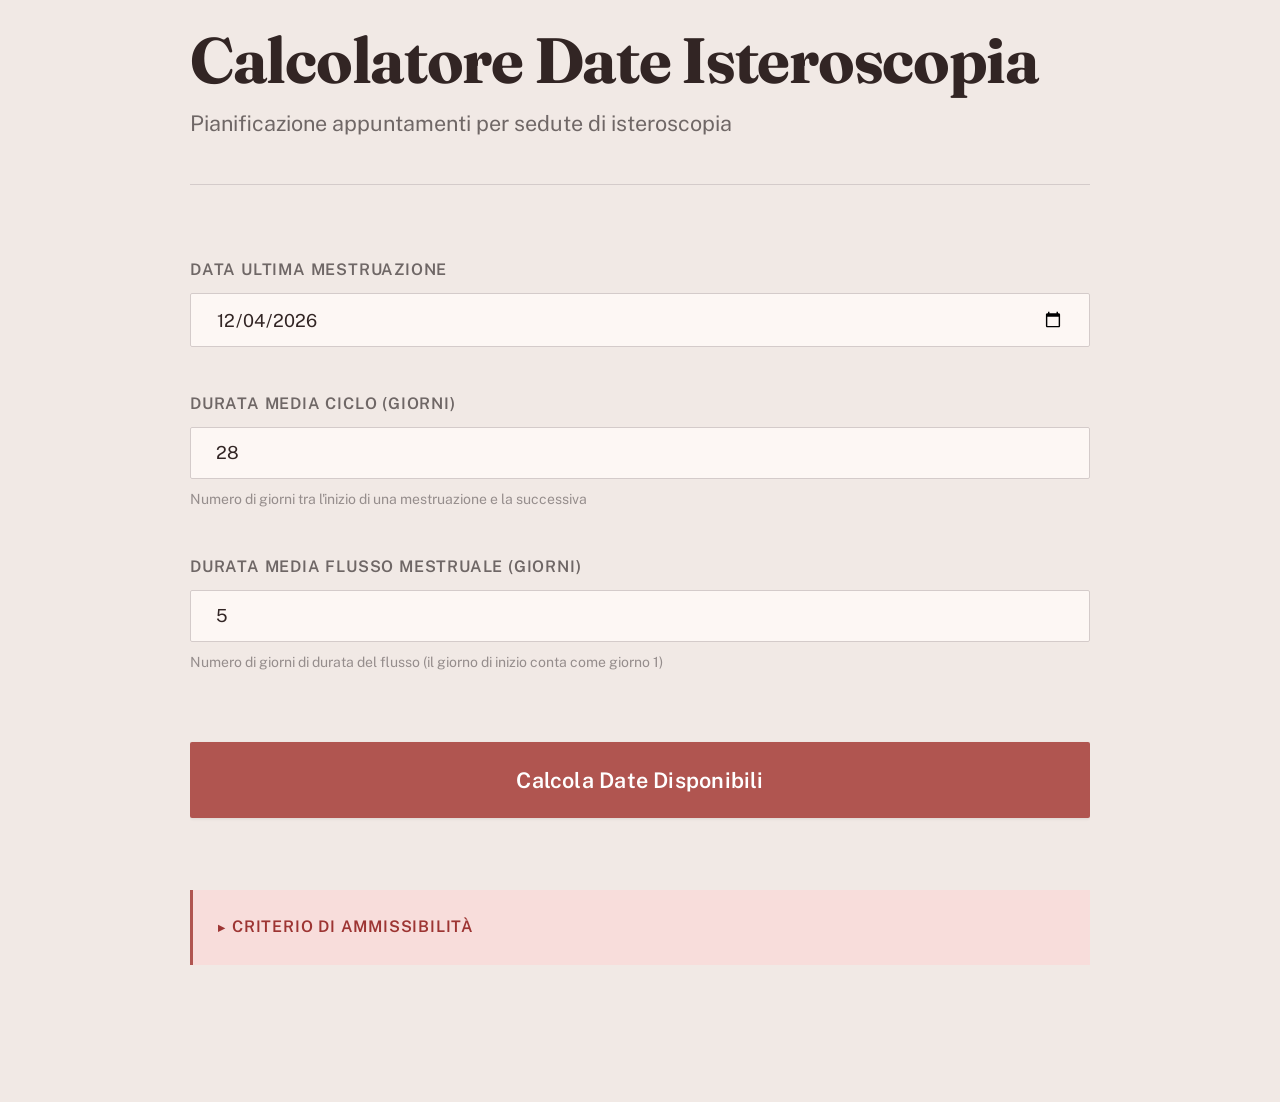
<file: index.html>
<!DOCTYPE html>
<html lang="it">
<head>
    <meta charset="UTF-8">
    <meta name="viewport" content="width=device-width, initial-scale=1.0">
    <meta name="description" content="Calcola le date ottimali per prenotare la tua visita di isteroscopia">
    <meta name="theme-color" content="#C2604A">
    <meta name="apple-mobile-web-app-capable" content="yes">
    <meta name="apple-mobile-web-app-status-bar-style" content="default">
    <meta name="apple-mobile-web-app-title" content="UteroDate">
    <title>Calcolatore Date Isteroscopia</title>
    <link rel="preconnect" href="https://fonts.googleapis.com">
    <link rel="preconnect" href="https://fonts.gstatic.com" crossorigin>
    <link href="https://fonts.googleapis.com/css2?family=Fraunces:opsz,wght@9..144,300;9..144,600;9..144,700&family=Public+Sans:wght@400;500;600&display=swap" rel="stylesheet">
    <link rel="stylesheet" href="style.css">
    <link rel="manifest" href="manifest.json">
    <link rel="apple-touch-icon" href="uteroDate.png">
</head>
<body>
    <div class="container">
        <header>
            <h1>Calcolatore Date Isteroscopia</h1>
            <p class="subtitle">Pianificazione appuntamenti per sedute di isteroscopia</p>
        </header>

        <section class="form-section" aria-labelledby="form-heading">
            <h2 id="form-heading" class="visually-hidden">Dati del ciclo mestruale</h2>
            <form id="calcForm" novalidate>
                <div class="form-group">
                    <label for="lastPeriod">Data ultima mestruazione</label>
                    <input 
                        type="date" 
                        id="lastPeriod" 
                        name="lastPeriod" 
                        required 
                        autocomplete="off"
                        aria-describedby="lastPeriod-hint"
                    >
                </div>

                <div class="form-group">
                    <label for="cycleDuration">Durata media ciclo (giorni)</label>
                    <input 
                        type="number" 
                        id="cycleDuration" 
                        name="cycleDuration" 
                        value="28" 
                        min="21" 
                        max="35" 
                        required
                        inputmode="numeric"
                        aria-describedby="cycleDuration-hint"
                    >
                    <small id="cycleDuration-hint">Numero di giorni tra l'inizio di una mestruazione e la successiva</small>
                </div>

                <div class="form-group">
                    <label for="periodDuration">Durata media flusso mestruale (giorni)</label>
                    <input 
                        type="number" 
                        id="periodDuration" 
                        name="periodDuration" 
                        value="5" 
                        min="2" 
                        max="10" 
                        required
                        inputmode="numeric"
                        aria-describedby="periodDuration-hint"
                    >
                    <small id="periodDuration-hint">Numero di giorni di durata del flusso (il giorno di inizio conta come giorno 1)</small>
                </div>

                <button type="submit" class="btn-primary">
                    <span class="btn-text">Calcola Date Disponibili</span>
                </button>
            </form>

            <aside class="info-note">
                <details>
                    <summary>Criterio di ammissibilità</summary>
                    <p>L'isteroscopia può essere effettuata nell'intervallo tra la fine del flusso mestruale e fino a 14 giorni dopo. Le sedute sono disponibili solo di lunedì.</p>
                </details>
            </aside>
        </section>

        <section id="results" class="results-container" style="display: none;" aria-live="polite" aria-atomic="true">
            <h2>Date Disponibili</h2>
            <div id="datesList"></div>
        </section>

        <div id="error" class="error-message" style="display: none;" role="alert" aria-live="assertive"></div>
    </div>

    <script src="script.js"></script>
</body>
</html>
</file>
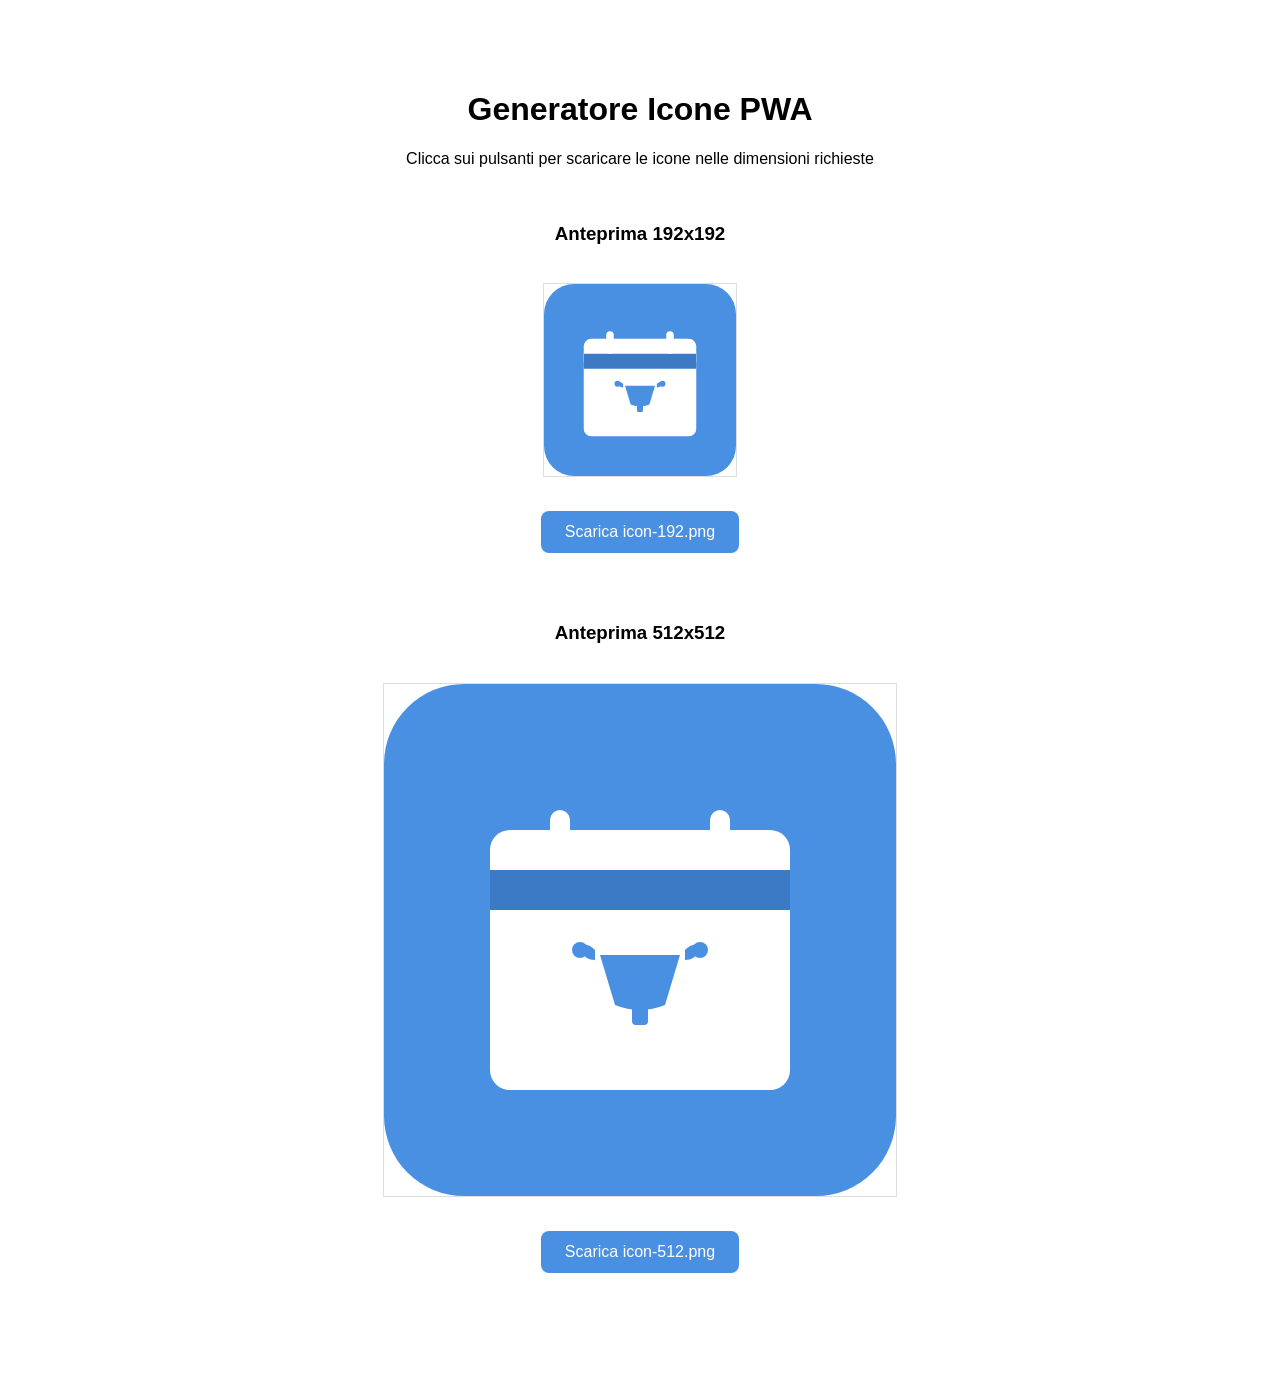
<file: generate-icons.html>
<!DOCTYPE html>
<html lang="it">
<head>
    <meta charset="UTF-8">
    <meta name="viewport" content="width=device-width, initial-scale=1.0">
    <title>Generatore Icone PWA</title>
    <style>
        body {
            font-family: Arial, sans-serif;
            max-width: 800px;
            margin: 50px auto;
            padding: 20px;
            text-align: center;
        }
        canvas {
            border: 1px solid #ddd;
            margin: 20px 0;
        }
        button {
            background: #4A90E2;
            color: white;
            border: none;
            padding: 12px 24px;
            font-size: 16px;
            border-radius: 8px;
            cursor: pointer;
            margin: 10px;
        }
        button:hover {
            background: #3d7ac5;
        }
        .preview {
            display: inline-block;
            margin: 20px;
        }
    </style>
</head>
<body>
    <h1>Generatore Icone PWA</h1>
    <p>Clicca sui pulsanti per scaricare le icone nelle dimensioni richieste</p>
    
    <div class="preview">
        <h3>Anteprima 192x192</h3>
        <canvas id="canvas192" width="192" height="192"></canvas>
        <br>
        <button onclick="downloadIcon(192)">Scarica icon-192.png</button>
    </div>
    
    <div class="preview">
        <h3>Anteprima 512x512</h3>
        <canvas id="canvas512" width="512" height="512"></canvas>
        <br>
        <button onclick="downloadIcon(512)">Scarica icon-512.png</button>
    </div>

    <script>
        function drawIcon(ctx, size) {
            const scale = size / 512;
            
            // Background
            ctx.fillStyle = '#4A90E2';
            ctx.beginPath();
            ctx.roundRect(0, 0, size, size, 80 * scale);
            ctx.fill();
            
            // Calendar
            const offset = 106 * scale;
            const calWidth = 300 * scale;
            const calHeight = 240 * scale;
            
            // Calendar body
            ctx.fillStyle = 'white';
            ctx.beginPath();
            ctx.roundRect(offset, offset + 60 * scale, calWidth, calHeight, 20 * scale);
            ctx.fill();
            
            // Calendar header
            ctx.beginPath();
            ctx.roundRect(offset, offset + 40 * scale, calWidth, 80 * scale, 20 * scale);
            ctx.fill();
            
            ctx.fillStyle = '#3d7ac5';
            ctx.fillRect(offset, offset + 80 * scale, calWidth, 40 * scale);
            
            // Calendar rings
            ctx.fillStyle = 'white';
            ctx.beginPath();
            ctx.roundRect(offset + 60 * scale, offset + 20 * scale, 20 * scale, 60 * scale, 10 * scale);
            ctx.fill();
            ctx.beginPath();
            ctx.roundRect(offset + 220 * scale, offset + 20 * scale, 20 * scale, 60 * scale, 10 * scale);
            ctx.fill();
            
            // Uterus symbol
            const uterusX = offset + 150 * scale;
            const uterusY = offset + 175 * scale;
            ctx.fillStyle = '#4A90E2';
            ctx.strokeStyle = '#4A90E2';
            ctx.lineWidth = 2 * scale;
            
            // Left fallopian tube
            ctx.beginPath();
            ctx.moveTo(uterusX - 45 * scale, uterusY - 15 * scale);
            ctx.quadraticCurveTo(uterusX - 55 * scale, uterusY - 25 * scale, uterusX - 60 * scale, uterusY - 15 * scale);
            ctx.quadraticCurveTo(uterusX - 55 * scale, uterusY - 5 * scale, uterusX - 45 * scale, uterusY - 5 * scale);
            ctx.fill();
            ctx.beginPath();
            ctx.arc(uterusX - 60 * scale, uterusY - 15 * scale, 8 * scale, 0, Math.PI * 2);
            ctx.fill();
            
            // Right fallopian tube
            ctx.beginPath();
            ctx.moveTo(uterusX + 45 * scale, uterusY - 15 * scale);
            ctx.quadraticCurveTo(uterusX + 55 * scale, uterusY - 25 * scale, uterusX + 60 * scale, uterusY - 15 * scale);
            ctx.quadraticCurveTo(uterusX + 55 * scale, uterusY - 5 * scale, uterusX + 45 * scale, uterusY - 5 * scale);
            ctx.fill();
            ctx.beginPath();
            ctx.arc(uterusX + 60 * scale, uterusY - 15 * scale, 8 * scale, 0, Math.PI * 2);
            ctx.fill();
            
            // Uterus body
            ctx.beginPath();
            ctx.moveTo(uterusX - 40 * scale, uterusY - 10 * scale);
            ctx.lineTo(uterusX + 40 * scale, uterusY - 10 * scale);
            ctx.lineTo(uterusX + 25 * scale, uterusY + 40 * scale);
            ctx.quadraticCurveTo(uterusX, uterusY + 50 * scale, uterusX - 25 * scale, uterusY + 40 * scale);
            ctx.closePath();
            ctx.fill();
            
            // Cervix
            ctx.beginPath();
            ctx.roundRect(uterusX - 8 * scale, uterusY + 40 * scale, 16 * scale, 20 * scale, 4 * scale);
            ctx.fill();
        }
        
        // Draw icons on load
        const canvas192 = document.getElementById('canvas192');
        const ctx192 = canvas192.getContext('2d');
        drawIcon(ctx192, 192);
        
        const canvas512 = document.getElementById('canvas512');
        const ctx512 = canvas512.getContext('2d');
        drawIcon(ctx512, 512);
        
        function downloadIcon(size) {
            const canvas = document.getElementById(`canvas${size}`);
            const link = document.createElement('a');
            link.download = `icon-${size}.png`;
            link.href = canvas.toDataURL('image/png');
            link.click();
        }
    </script>
</body>
</html>
</file>
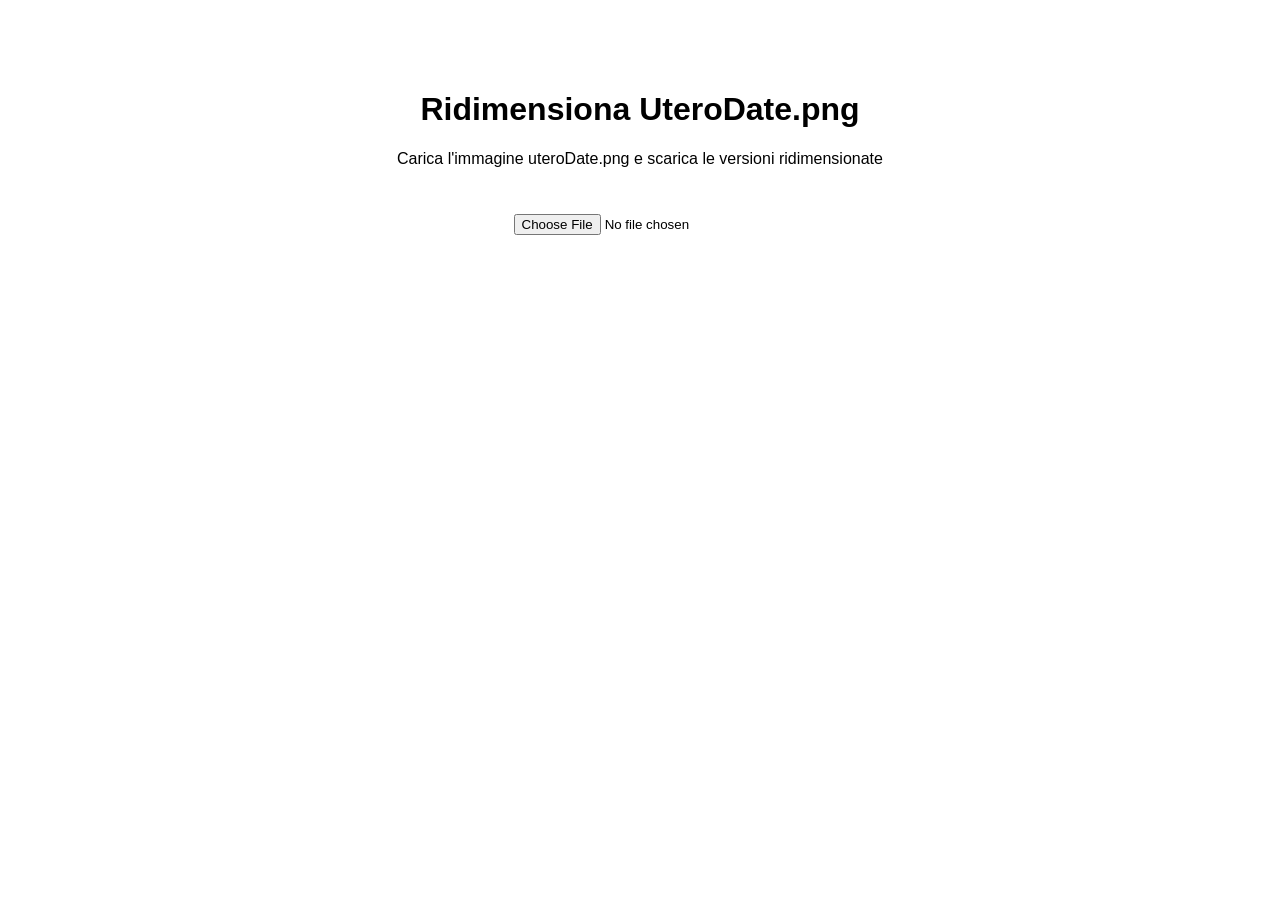
<file: resize-icon.html>
<!DOCTYPE html>
<html lang="it">
<head>
    <meta charset="UTF-8">
    <meta name="viewport" content="width=device-width, initial-scale=1.0">
    <title>Ridimensiona Icona</title>
    <style>
        body {
            font-family: Arial, sans-serif;
            max-width: 800px;
            margin: 50px auto;
            padding: 20px;
            text-align: center;
        }
        canvas {
            border: 1px solid #ddd;
            margin: 20px 0;
        }
        button {
            background: #4A90E2;
            color: white;
            border: none;
            padding: 12px 24px;
            font-size: 16px;
            border-radius: 8px;
            cursor: pointer;
            margin: 10px;
        }
        button:hover {
            background: #3d7ac5;
        }
        .preview {
            display: inline-block;
            margin: 20px;
        }
        input[type="file"] {
            margin: 20px 0;
            padding: 10px;
        }
        .hidden {
            display: none;
        }
    </style>
</head>
<body>
    <h1>Ridimensiona UteroDate.png</h1>
    <p>Carica l'immagine uteroDate.png e scarica le versioni ridimensionate</p>
    
    <input type="file" id="fileInput" accept="image/png,image/jpeg,image/jpg">
    
    <div id="previews" class="hidden">
        <div class="preview">
            <h3>192x192</h3>
            <canvas id="canvas192" width="192" height="192"></canvas>
            <br>
            <button onclick="downloadResized(192)">Scarica uteroDate.png (192x192)</button>
        </div>
        
        <div class="preview">
            <h3>512x512</h3>
            <canvas id="canvas512" width="512" height="512"></canvas>
            <br>
            <button onclick="downloadResized(512)">Scarica uteroDate-512.png</button>
        </div>
    </div>

    <script>
        const fileInput = document.getElementById('fileInput');
        const previews = document.getElementById('previews');
        let originalImage = null;

        fileInput.addEventListener('change', function(e) {
            const file = e.target.files[0];
            if (!file) return;

            const reader = new FileReader();
            reader.onload = function(event) {
                originalImage = new Image();
                originalImage.onload = function() {
                    resizeAndDisplay();
                    previews.classList.remove('hidden');
                };
                originalImage.src = event.target.result;
            };
            reader.readAsDataURL(file);
        });

        function resizeAndDisplay() {
            if (!originalImage) return;

            // Resize to 192x192
            const canvas192 = document.getElementById('canvas192');
            const ctx192 = canvas192.getContext('2d');
            ctx192.imageSmoothingEnabled = true;
            ctx192.imageSmoothingQuality = 'high';
            ctx192.drawImage(originalImage, 0, 0, 192, 192);

            // Resize to 512x512
            const canvas512 = document.getElementById('canvas512');
            const ctx512 = canvas512.getContext('2d');
            ctx512.imageSmoothingEnabled = true;
            ctx512.imageSmoothingQuality = 'high';
            ctx512.drawImage(originalImage, 0, 0, 512, 512);
        }

        function downloadResized(size) {
            const canvas = document.getElementById(`canvas${size}`);
            const link = document.createElement('a');
            
            if (size === 192) {
                link.download = 'uteroDate.png';
            } else {
                link.download = `uteroDate-${size}.png`;
            }
            
            link.href = canvas.toDataURL('image/png');
            link.click();
        }
    </script>
</body>
</html>
</file>
<file: style.css>
* {
    margin: 0;
    padding: 0;
    box-sizing: border-box;
}

/* Accessibility utilities */
.visually-hidden {
    position: absolute;
    width: 1px;
    height: 1px;
    padding: 0;
    margin: -1px;
    overflow: hidden;
    clip: rect(0, 0, 0, 0);
    white-space: nowrap;
    border-width: 0;
}

:root {
    /* Color palette - warm terracotta medical accent */
    --primary: oklch(56% 0.12 25);        /* Terracotta #C2604A */
    --primary-dark: oklch(48% 0.14 25);   /* Darker terracotta */
    --primary-light: oklch(92% 0.03 25);  /* Light terracotta tint */
    
    --accent: oklch(62% 0.18 25);         /* Warm accent */
    --warning: oklch(74% 0.14 70);        /* Warm amber */
    --error: oklch(58% 0.19 15);          /* Deep warm red */
    
    /* Neutrals - tinted toward terracotta */
    --text-primary: oklch(28% 0.02 25);   /* Deep warm gray */
    --text-secondary: oklch(52% 0.01 25); /* Medium warm gray */
    --text-tertiary: oklch(65% 0.01 25);  /* Light warm gray */
    
    --bg-base: oklch(94% 0.01 50);        /* Warm champagne */
    --bg-surface: oklch(98% 0.008 50);    /* Off-white with warmth */
    --border: oklch(85% 0.01 25);         /* Warm border */
    --border-subtle: oklch(90% 0.008 25); /* Subtle warm border */
    
    /* Typography scale - fluid and dramatic */
    --text-xs: clamp(0.75rem, 0.7rem + 0.25vw, 0.875rem);
    --text-sm: clamp(0.875rem, 0.825rem + 0.25vw, 1rem);
    --text-base: clamp(1rem, 0.95rem + 0.25vw, 1.125rem);
    --text-lg: clamp(1.125rem, 1.05rem + 0.375vw, 1.375rem);
    --text-xl: clamp(1.375rem, 1.25rem + 0.625vw, 1.875rem);
    --text-2xl: clamp(1.875rem, 1.625rem + 1.25vw, 2.75rem);
    --text-3xl: clamp(2.5rem, 2rem + 2.5vw, 4rem);
    
    /* Spacing scale - generous rhythm */
    --space-xs: clamp(0.5rem, 0.45rem + 0.25vw, 0.75rem);
    --space-sm: clamp(0.75rem, 0.7rem + 0.25vw, 1rem);
    --space-md: clamp(1.25rem, 1.15rem + 0.5vw, 1.75rem);
    --space-lg: clamp(2rem, 1.75rem + 1.25vw, 3rem);
    --space-xl: clamp(3rem, 2.5rem + 2.5vw, 5rem);
    --space-2xl: clamp(4rem, 3rem + 5vw, 7rem);
}

body {
    font-family: 'Public Sans', -apple-system, BlinkMacSystemFont, sans-serif;
    font-size: var(--text-base);
    line-height: 1.6;
    color: var(--text-primary);
    background: var(--bg-base);
    min-height: 100vh;
    padding: var(--space-md);
    overflow-x: hidden;
}

.container {
    max-width: 900px;
    margin: 0 auto;
    overflow-x: hidden;
}

/* Typography */
h1, h2, h3, h4 {
    font-family: 'Fraunces', Georgia, serif;
    font-weight: 600;
    line-height: 1.1;
    color: var(--text-primary);
}

header {
    margin-bottom: var(--space-xl);
    padding-bottom: var(--space-lg);
    border-bottom: 1px solid var(--border);
}

header h1 {
    font-size: var(--text-3xl);
    font-weight: 700;
    margin-bottom: var(--space-xs);
    letter-spacing: -0.02em;
}

.subtitle {
    font-size: var(--text-lg);
    color: var(--text-secondary);
    font-weight: 400;
}


/* Form Section */
.form-section {
    margin-bottom: var(--space-2xl);
}

.form-group {
    margin-bottom: var(--space-lg);
}

.form-group label {
    display: block;
    font-weight: 600;
    font-size: var(--text-sm);
    text-transform: uppercase;
    letter-spacing: 0.05em;
    margin-bottom: var(--space-xs);
    color: var(--text-secondary);
}

.form-group input {
    width: 100%;
    max-width: 100%;
    padding: var(--space-sm) var(--space-md);
    border: 1.5px solid var(--border);
    background: var(--bg-surface);
    border-radius: 2px;
    font-size: var(--text-base);
    font-family: 'Public Sans', sans-serif;
    color: var(--text-primary);
    transition: border-color 0.2s cubic-bezier(0.25, 0.1, 0.25, 1);
    -webkit-appearance: none;
    -moz-appearance: none;
    appearance: none;
}

.form-group input:focus {
    outline: none;
    border-color: var(--primary);
    background: white;
    box-shadow: 0 0 0 3px oklch(56% 0.12 25 / 0.1);
}

.form-group input:focus-visible {
    outline: 2px solid var(--primary);
    outline-offset: 2px;
}

.form-group input:hover:not(:focus) {
    border-color: var(--text-tertiary);
}

.form-group input:invalid:not(:placeholder-shown) {
    border-color: var(--error);
}

.form-group input:disabled {
    opacity: 0.6;
    cursor: not-allowed;
    background: oklch(92% 0.01 25);
}

.form-group small {
    display: block;
    margin-top: var(--space-xs);
    color: var(--text-tertiary);
    font-size: var(--text-xs);
    line-height: 1.5;
}

.btn-primary {
    width: 100%;
    padding: var(--space-md) var(--space-lg);
    background: var(--primary);
    color: white;
    border: none;
    border-radius: 2px;
    font-size: var(--text-lg);
    font-weight: 600;
    font-family: 'Public Sans', sans-serif;
    letter-spacing: 0.01em;
    cursor: pointer;
    transition: all 0.25s cubic-bezier(0.22, 1, 0.36, 1);
    margin-top: var(--space-md);
    position: relative;
    box-shadow: 0 1px 3px oklch(28% 0.02 25 / 0.1);
}

.btn-primary:hover:not(:disabled) {
    background: var(--primary-dark);
    transform: translateY(-1px);
    box-shadow: 0 4px 8px oklch(28% 0.02 25 / 0.15);
}

.btn-primary:active:not(:disabled) {
    transform: translateY(0);
    transition: transform 0.1s;
}

.btn-primary:focus-visible {
    outline: 2px solid var(--primary);
    outline-offset: 3px;
}

.btn-primary:disabled {
    opacity: 0.6;
    cursor: not-allowed;
    transform: none;
}

.btn-primary.loading .btn-text::after {
    content: '';
    display: inline-block;
    width: 0.8em;
    height: 0.8em;
    margin-left: 0.5em;
    border: 2px solid white;
    border-right-color: transparent;
    border-radius: 50%;
    animation: spin 0.6s linear infinite;
}

@keyframes spin {
    to { transform: rotate(360deg); }
}

/* Info Note - Progressive disclosure */
.info-note {
    margin-top: var(--space-xl);
}

.info-note details {
    background: var(--primary-light);
    border-left: 3px solid var(--primary);
}

.info-note summary {
    padding: var(--space-md);
    font-size: var(--text-sm);
    font-weight: 600;
    text-transform: uppercase;
    letter-spacing: 0.05em;
    color: var(--primary-dark);
    cursor: pointer;
    user-select: none;
    list-style: none;
    transition: color 0.2s cubic-bezier(0.22, 1, 0.36, 1);
}

.info-note summary::-webkit-details-marker {
    display: none;
}

.info-note summary::before {
    content: '▸ ';
    font-size: 0.8em;
    margin-right: 0.5em;
    display: inline-block;
    transition: transform 0.2s cubic-bezier(0.22, 1, 0.36, 1);
}

.info-note details[open] summary::before {
    transform: rotate(90deg);
}

.info-note summary:hover {
    color: var(--primary);
}

.info-note summary:focus-visible {
    outline: 2px solid var(--primary);
    outline-offset: 2px;
}

.info-note p {
    padding: 0 var(--space-md) var(--space-md) var(--space-md);
    font-size: var(--text-sm);
    line-height: 1.6;
    color: var(--text-secondary);
}

/* Results Container */
.results-container {
    margin-top: var(--space-2xl);
    padding-top: var(--space-lg);
    border-top: 2px solid var(--border);
    animation: fadeIn 0.4s cubic-bezier(0.22, 1, 0.36, 1);
}

@keyframes fadeIn {
    from {
        opacity: 0;
        transform: translateY(8px);
    }
    to {
        opacity: 1;
        transform: translateY(0);
    }
}

.results-container h2 {
    font-size: var(--text-2xl);
    margin-bottom: var(--space-xl);
    font-weight: 700;
}


/* Cycle Containers - Simplified editorial card */
.cycle-container {
    margin-bottom: var(--space-xl);
    padding: var(--space-lg);
    background: var(--bg-surface);
    border-left: 4px solid var(--primary);
    animation: fadeInUp 0.3s cubic-bezier(0.22, 1, 0.36, 1) backwards;
}

.cycle-container:nth-child(1) { animation-delay: 0s; }
.cycle-container:nth-child(2) { animation-delay: 0.05s; }
.cycle-container:nth-child(3) { animation-delay: 0.1s; }
.cycle-container:nth-child(4) { animation-delay: 0.15s; }
.cycle-container:nth-child(5) { animation-delay: 0.2s; }

@keyframes fadeInUp {
    from {
        opacity: 0;
        transform: translateY(12px);
    }
    to {
        opacity: 1;
        transform: translateY(0);
    }
}

.cycle-header {
    margin-bottom: var(--space-lg);
}

.cycle-header h3 {
    font-size: var(--text-lg);
    font-weight: 600;
    margin-bottom: var(--space-sm);
    color: var(--text-secondary);
    text-transform: uppercase;
    letter-spacing: 0.05em;
}

.menstruation-start {
    font-size: var(--text-xl);
    font-weight: 700;
    color: var(--primary);
    font-family: 'Fraunces', serif;
}

.dates-container {
    display: grid;
    gap: var(--space-md);
}

.no-dates-message {
    padding: var(--space-md);
    background: oklch(96% 0.02 70);
    border-left: 3px solid var(--warning);
    color: var(--text-secondary);
    font-size: var(--text-sm);
}

/* Date Cards - Minimal, hierarchy through position and border weight */
.date-card {
    background: white;
    border-left: 2px solid var(--border);
    padding: var(--space-md);
    transition: all 0.2s cubic-bezier(0.22, 1, 0.36, 1);
}

.date-card:hover {
    background: oklch(99% 0.005 25);
    border-left-color: var(--text-secondary);
}

.date-card.recommended {
    background: oklch(97% 0.015 25);
    border-left: 4px solid var(--primary);
}

.date-card.recommended:hover {
    background: oklch(96% 0.02 25);
}

.date-card .date-main {
    font-size: var(--text-xl);
    font-weight: 700;
    font-family: 'Fraunces', serif;
    color: var(--text-primary);
    margin-bottom: var(--space-xs);
    line-height: 1.2;
}

.date-card .date-info {
    color: var(--text-secondary);
    font-size: var(--text-sm);
}

.error-message {
    background: oklch(96% 0.02 15);
    border-left: 3px solid var(--error);
    color: var(--text-primary);
    padding: var(--space-md);
    margin-top: var(--space-lg);
    font-size: var(--text-sm);
    animation: shake 0.4s cubic-bezier(0.36, 0.07, 0.19, 0.97);
}

@keyframes shake {
    0%, 100% { transform: translateX(0); }
    10%, 30%, 50%, 70%, 90% { transform: translateX(-4px); }
    20%, 40%, 60%, 80% { transform: translateX(4px); }
}


/* Responsive Design - Adapt, don't shrink */
@media (max-width: 600px) {
    body {
        padding: var(--space-sm);
    }

    header {
        margin-bottom: var(--space-lg);
        padding-bottom: var(--space-md);
    }

    .form-section {
        margin-bottom: var(--space-xl);
    }

    .form-group input {
        padding: 14px var(--space-md);
        font-size: 16px; /* Prevents zoom on iOS */
    }

    .btn-primary {
        padding: 16px var(--space-lg);
        font-size: 17px; /* Touch-friendly size */
    }

    .cycle-container {
        padding: var(--space-md);
    }

    .date-card {
        padding: var(--space-md);
    }

    .info-note summary {
        padding: 14px var(--space-md); /* Minimum 44px touch target */
    }
}

/* Print styles - Clean professional output */
@media print {
    body {
        background: white;
        padding: 0;
    }

    header {
        border-bottom: 2px solid black;
    }

    .btn-primary,
    .info-note {
        display: none;
    }

    .cycle-container {
        page-break-inside: avoid;
        border: 1px solid #333;
    }
}

/* Reduced motion preference */
@media (prefers-reduced-motion: reduce) {
    *,
    *::before,
    *::after {
        animation-duration: 0.01ms !important;
        animation-iteration-count: 1 !important;
        transition-duration: 0.01ms !important;
        scroll-behavior: auto !important;
    }
    
    .results-container,
    .cycle-container,
    .error-message {
        animation: none;
    }
    
    .btn-primary.loading .btn-text::after {
        animation: none;
        border-right-color: white;
    }
}
</file>
